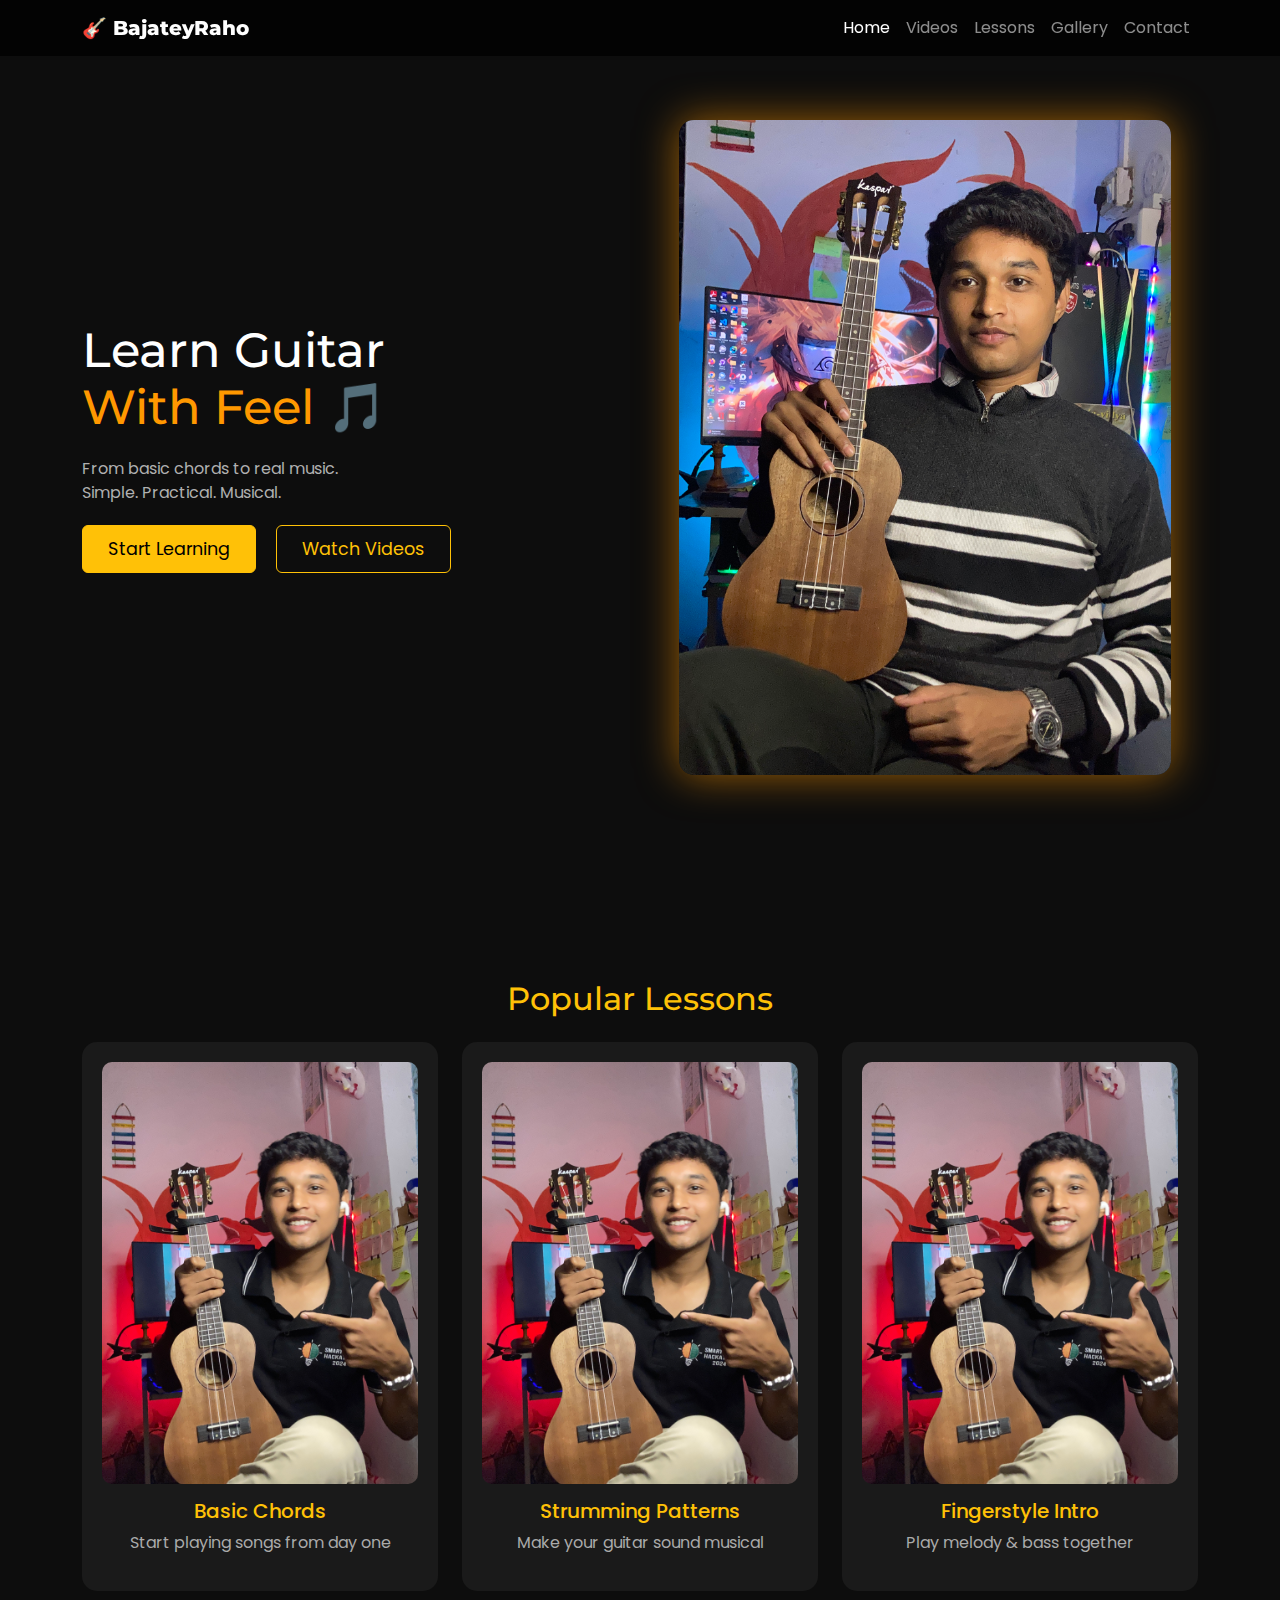
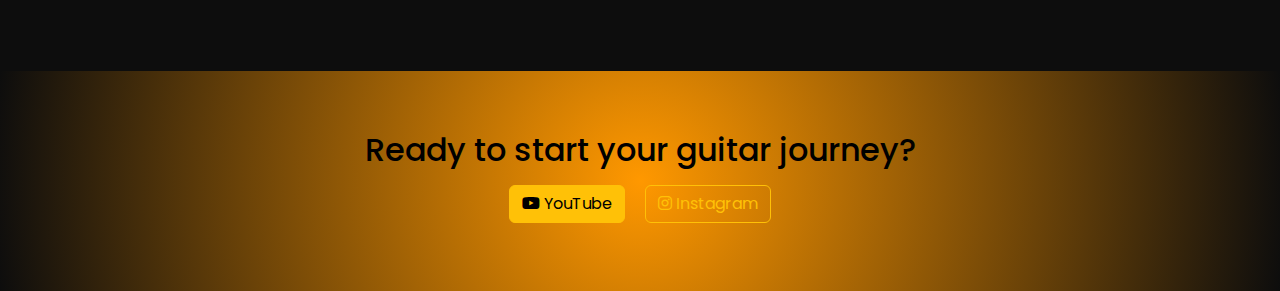
<file: index.html>
<!DOCTYPE html>
<html lang="en">
<head>
  <meta charset="UTF-8" />
  <title>BajateyRaho | Learn Guitar with Feel</title>

  <!-- Bootstrap -->
  <link href="https://cdn.jsdelivr.net/npm/bootstrap@5.3.2/dist/css/bootstrap.min.css" rel="stylesheet">

  <!-- Fonts -->
  <link href="https://fonts.googleapis.com/css2?family=Montserrat:wght@600;800&family=Poppins&display=swap" rel="stylesheet">

  <!-- Icons -->
  <link rel="stylesheet" href="https://cdnjs.cloudflare.com/ajax/libs/font-awesome/6.5.0/css/all.min.css">

  <!-- Custom CSS -->
  <link rel="stylesheet" href="index.css">
</head>
<body>

<!-- NAVBAR -->
<nav class="navbar navbar-expand-lg navbar-dark fixed-top custom-nav">
  <div class="container">
    <a class="navbar-brand" href="#">🎸 BajateyRaho</a>
    <button class="navbar-toggler" data-bs-toggle="collapse" data-bs-target="#navMenu">
      <span class="navbar-toggler-icon"></span>
    </button>
    <div class="collapse navbar-collapse" id="navMenu">
      <ul class="navbar-nav ms-auto">
        <li class="nav-item"><a class="nav-link active" href="#">Home</a></li>
        <li class="nav-item"><a class="nav-link" href="video.html">Videos</a></li>
        <li class="nav-item"><a class="nav-link" href="lesson.html">Lessons</a></li>
        <li class="nav-item"><a class="nav-link" href="gallery.html">Gallery</a></li>
        <li class="nav-item"><a class="nav-link" href="contact.html">Contact</a></li>
      </ul>
    </div>
  </div>
</nav>

<!-- HERO SECTION -->
<section class="hero-section">
  <div class="container">
    <div class="row align-items-center">
      
      <div class="col-md-6 text-white">
        <h1 class="hero-title">Learn Guitar<br><span>With Feel 🎵</span></h1>
        <p class="hero-text">
          From basic chords to real music.<br>
          Simple. Practical. Musical.
        </p>

        <a href="lesson.html" class="btn btn-warning hero-btn me-3">
          Start Learning
        </a>
        <a href="video.html" class="btn btn-outline-warning hero-btn">
          Watch Videos
        </a>
      </div>

      <div class="col-md-6 text-center">
        <img src="meee.JPG " class="hero-img" alt="Guitarist">
      </div>

    </div>
  </div>
</section>

<!-- FEATURED LESSONS -->
<section class="section-dark">
  <div class="container">
    <h2 class="section-title text-center">Popular Lessons</h2>

    <div class="row mt-4">
      <div class="col-md-4">
        <a href="lesson.html" class="lesson-link">
        <div class="lesson-card">
          <img src="me.JPG" alt="">
          <h5>Basic Chords</h5>
          <p>Start playing songs from day one</p>
        </a>
        </div>
      </div>

      <div class="col-md-4">
        <a href="lesson.html" class="lesson-link">
        <div class="lesson-card">
          <img src="me.JPG" alt="">
          <h5>Strumming Patterns</h5>
          <p>Make your guitar sound musical</p>
        </a>
        </div>
      </div>

      <div class="col-md-4">
        <a href="lesson.html" class="lesson-link">
        <div class="lesson-card">
          <img src="me.JPG" alt="">
          <h5>Fingerstyle Intro</h5>
          <p>Play melody & bass together</p>
        </a>
        </div>
      </div>
    </div>
  </div>
</section>

<!-- CTA -->
<section class="cta-section text-center">
  <h2>Ready to start your guitar journey?</h2>
  <a href="https://www.youtube.com/@nayan_3003?si=mQHdc94D4ZEb1kE6" class="btn btn-warning m-2"><i class="fab fa-youtube"></i> YouTube </a>
  <a href="https://www.instagram.com/nayansview/" class="btn btn-outline-warning m-2"><i class="fab fa-instagram"></i> Instagram </a>
</section>

<script src="https://cdn.jsdelivr.net/npm/bootstrap@5.3.2/dist/js/bootstrap.bundle.min.js"></script>
</body>
</html>
</file>
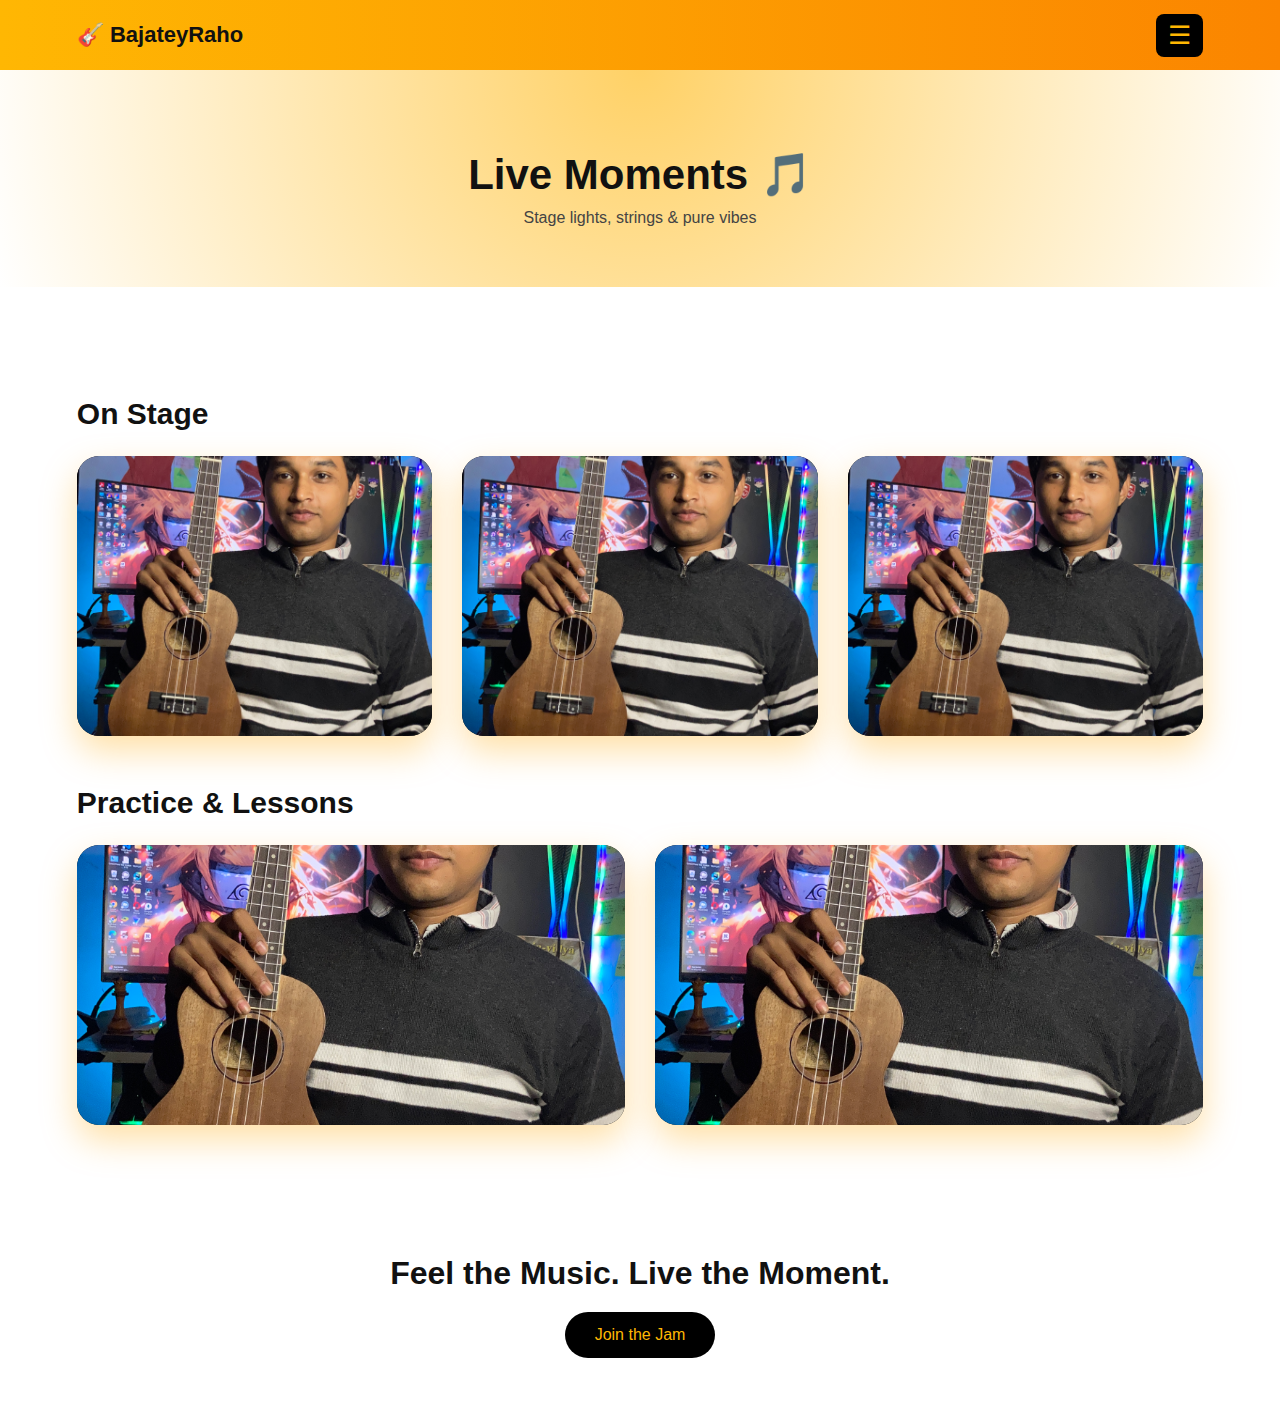
<file: gallery.html>
<!DOCTYPE html>
<html lang="en">
<head>
  <meta charset="UTF-8">
  <title>BajateyRaho | Gallery</title>
  <meta name="viewport" content="width=device-width, initial-scale=1.0">

  <!-- CSS -->
  <link rel="stylesheet" href="gallery.css">
</head>
<body>

  <!-- NAVBAR -->
  <header class="navbar">
    <div class="logo">🎸 BajateyRaho</div>
    <div class="menu-btn">☰</div>
  </header>

  <!-- SIDE MENU -->
<div id="sideMenu">
  <span id="closeMenu">×</span>
  <a href="index.html">Home</a>
  <a href="video.html">Videos</a>
  <a href="lesson.html">Lessons</a>
  <a href="#">Gallery</a>
  <a href="contact.html">Contact</a>
</div>

<!-- OVERLAY -->
<div id="menuOverlay"></div>


  <!-- HERO -->
  <section class="hero">
    <h1>Live Moments 🎵</h1>
    <p>Stage lights, strings & pure vibes</p>
  </section>

  <!-- GALLERY -->
  <section class="gallery-section">

    <h2>On Stage</h2>
    <div class="gallery-grid">
      <div class="card"><img src="meee.JPG"></div>
      <div class="card"><img src="meee.JPG"></div>
      <div class="card"><img src="meee.JPG"></div>
    </div>

    <h2>Practice & Lessons</h2>
    <div class="gallery-grid">
      <div class="card"><img src="meee.JPG"></div>
      <div class="card"><img src="meee.JPG"></div>
    </div>

  </section>

  <!-- CTA -->
  <section class="cta">
    <h2>Feel the Music. Live the Moment.</h2>
    <button>Join the Jam</button>
  </section>

  <script>
    const menuBtn = document.querySelector(".menu-btn");
    const sideMenu = document.getElementById("sideMenu");
    const closeMenu = document.getElementById("closeMenu");
    const overlay = document.getElementById("menuOverlay");
  
    menuBtn.addEventListener("click", () => {
      sideMenu.classList.add("open");
      overlay.classList.add("show");
    });
  
    closeMenu.addEventListener("click", () => {
      sideMenu.classList.remove("open");
      overlay.classList.remove("show");
    });
  
    overlay.addEventListener("click", () => {
      sideMenu.classList.remove("open");
      overlay.classList.remove("show");
    });
  </script>
  

</body>
</html>
</file>
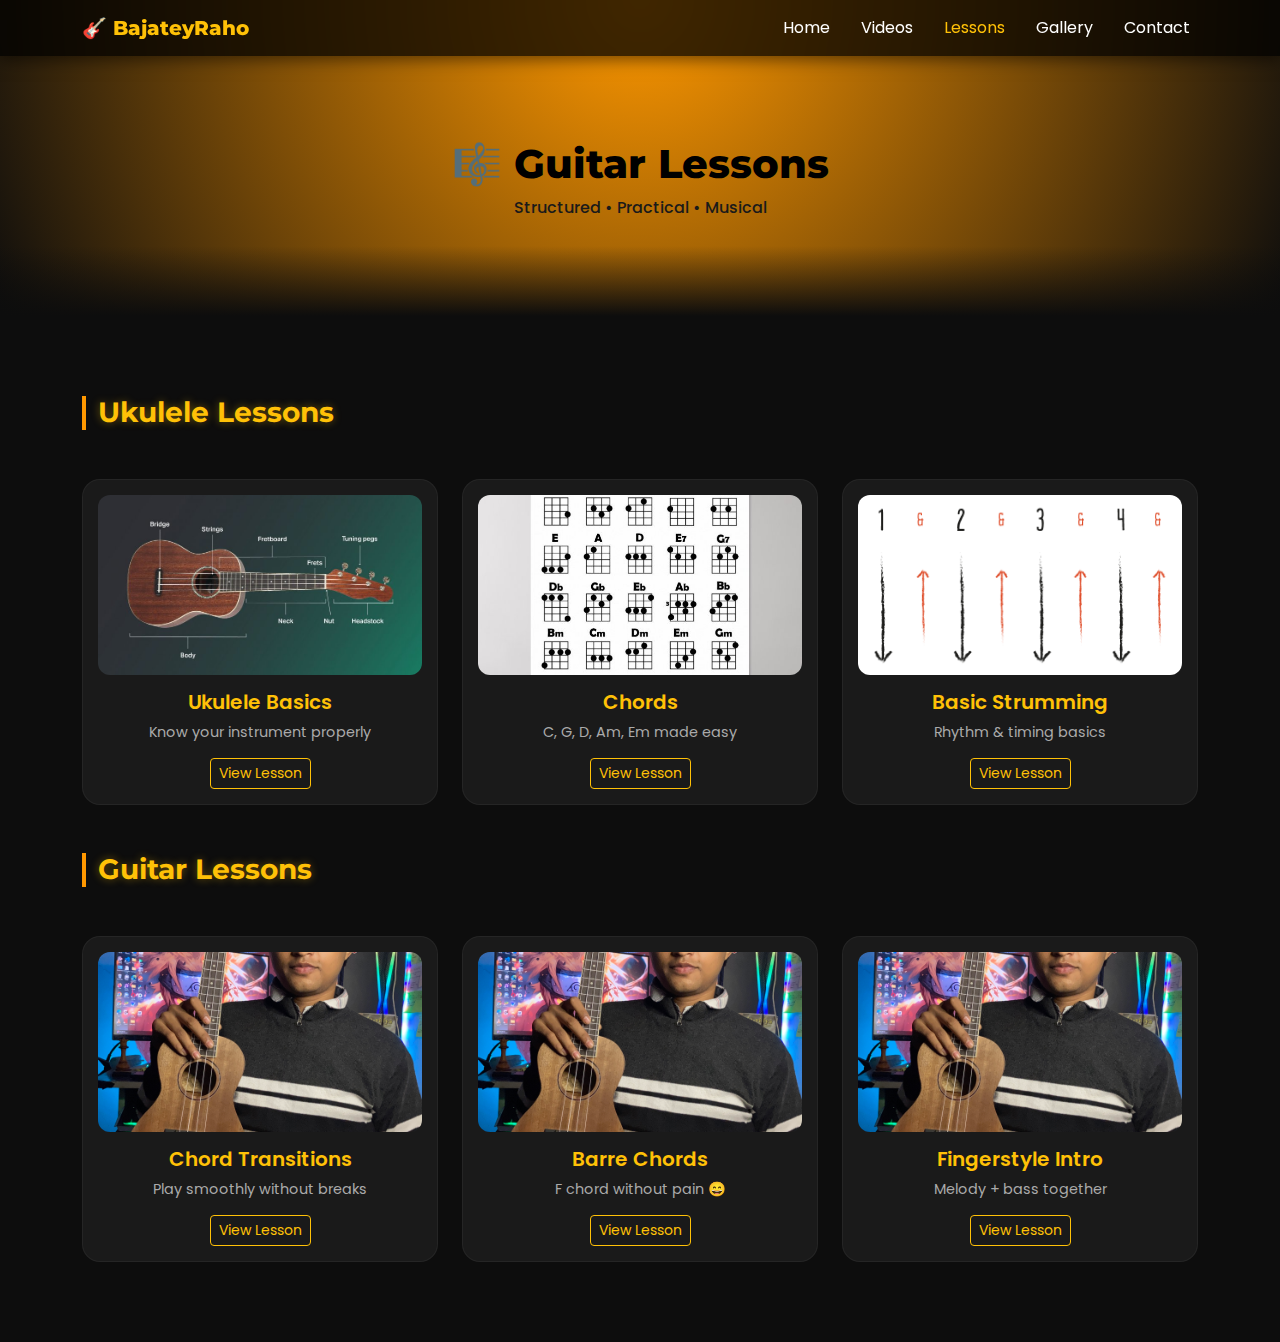
<file: lesson.html>
<!DOCTYPE html>
<html lang="en">
<head>
  <meta charset="UTF-8">
  <title>BajateyRaho | Guitar Lessons</title>

  <!-- Bootstrap -->
  <link href="https://cdn.jsdelivr.net/npm/bootstrap@5.3.2/dist/css/bootstrap.min.css" rel="stylesheet">

  <!-- Fonts -->
  <link href="https://fonts.googleapis.com/css2?family=Montserrat:wght@600;800&family=Poppins&display=swap" rel="stylesheet">

  <!-- Icons -->
  <link rel="stylesheet" href="https://cdnjs.cloudflare.com/ajax/libs/font-awesome/6.5.0/css/all.min.css">

  <!-- CSS -->
  <link rel="stylesheet" href="lesson.css">
</head>
<body>

<!-- NAVBAR -->
<nav class="navbar navbar-expand-lg navbar-dark fixed-top custom-nav">
  <div class="container">
    <a class="navbar-brand" href="index.html">🎸 BajateyRaho</a>
    <button class="navbar-toggler" data-bs-toggle="collapse" data-bs-target="#navMenu">
      <span class="navbar-toggler-icon"></span>
    </button>
    <div class="collapse navbar-collapse" id="navMenu">
      <ul class="navbar-nav ms-auto">
        <li class="nav-item"><a class="nav-link" href="index.html">Home</a></li>
        <li class="nav-item"><a class="nav-link" href="video.html">Videos</a></li>
        <li class="nav-item"><a class="nav-link active" href="#">Lessons</a></li>
        <li class="nav-item"><a class="nav-link" href="gallery.html">Gallery</a></li>
        <li class="nav-item"><a class="nav-link" href="contact.html">Contact</a></li>
      </ul>
    </div>
  </div>
</nav>

<!-- PAGE HEADER -->
<section class="page-header text-center">
  <h1>🎼 Guitar Lessons</h1>
  <p>Structured • Practical • Musical</p>
</section>

<!-- LESSON CATEGORIES -->
<section class="section-dark">
  <div class="container">

    <!-- Ukulele -->
    <h3 class="lesson-category">Ukulele Lessons</h3>
    <div class="row g-4 mt-2">

      <div class="col-md-4">
        <div class="lesson-card">
          <img src="ukulelebasics.jpg" alt="Day-1">
          <h5>Ukulele Basics</h5>
          <p>Know your instrument properly</p>
          <a href="basics.pdf">
            <button class="btn btn-outline-warning btn-sm">View Lesson</button>
          </a>
          
        </div>
      </div>

      <div class="col-md-4">
        <div class="lesson-card">
          <img src="ukuchords.jpg" alt="">
          <h5>Chords</h5>
          <p>C, G, D, Am, Em made easy</p>
          <a href="ukuelechords.pdf">
            <button class="btn btn-outline-warning btn-sm">View Lesson</button>
          </a>
        </div>
      </div>

      <div class="col-md-4">
        <div class="lesson-card">
          <img src="strumukul.gif" alt="">
          <h5>Basic Strumming</h5>
          <p>Rhythm & timing basics</p>
          <a href="basics.pdf">
            <button class="btn btn-outline-warning btn-sm">View Lesson</button>
          </a>
        </div>
      </div>

    </div>

    <!-- Guitar -->
    <h3 class="lesson-category mt-5">Guitar Lessons</h3>
    <div class="row g-4 mt-2">

      <div class="col-md-4">
        <div class="lesson-card">
          <img src="meee.JPG" alt="">
          <h5>Chord Transitions</h5>
          <p>Play smoothly without breaks</p>
          <a href="none.pdf">
            <button class="btn btn-outline-warning btn-sm">View Lesson</button>
          </a>
        </div>
      </div>

      <div class="col-md-4">
        <div class="lesson-card">
          <img src="meee.JPG" alt="">
          <h5>Barre Chords</h5>
          <p>F chord without pain 😄</p>
          <a href="none.pdf">
            <button class="btn btn-outline-warning btn-sm">View Lesson</button>
          </a>
        </div>
      </div>

      <div class="col-md-4">
        <div class="lesson-card">
          <img src="meee.JPG" alt="">
          <h5>Fingerstyle Intro</h5>
          <p>Melody + bass together</p>
          <a href="none.pdf">
            <button class="btn btn-outline-warning btn-sm">View Lesson</button>
          </a>
        </div>
      </div>

    </div>

  </div>
</section>

<script src="https://cdn.jsdelivr.net/npm/bootstrap@5.3.2/dist/js/bootstrap.bundle.min.js"></script>
</body>
</html>
</file>
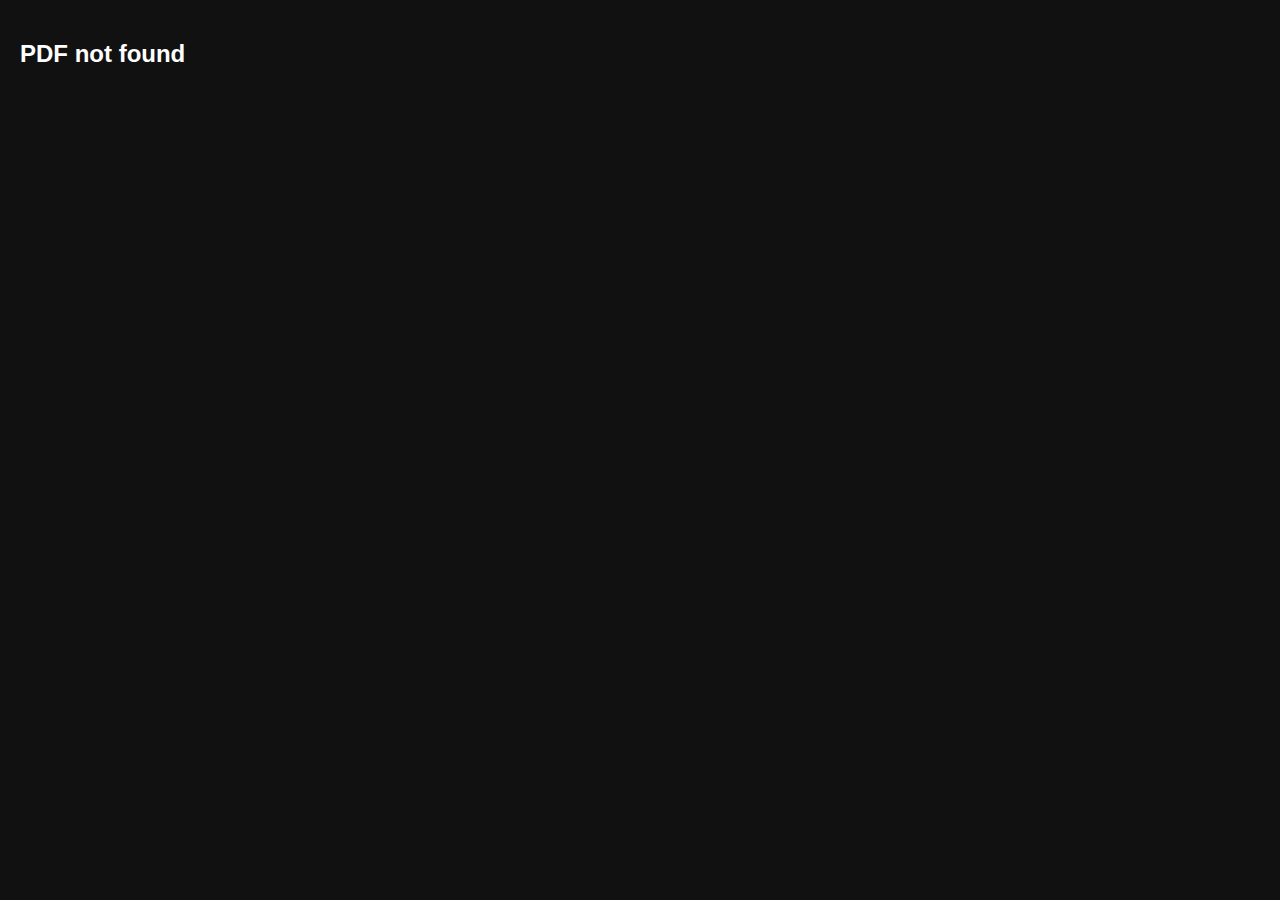
<file: pdf-viewer.html>
<!DOCTYPE html>
<html lang="en">
<head>
<meta charset="UTF-8">
<title>Lesson PDF</title>

<style>
body {
  margin: 0;
  background: #111;
  color: white;
  font-family: Arial, sans-serif;
}

.header {
  padding: 15px;
  background: #000;
  text-align: center;
  font-size: 20px;
}

iframe {
  width: 100%;
  height: calc(100vh - 60px);
  border: none;
}
</style>
</head>

<body>

<div class="header">📄 Lesson Viewer</div>

<iframe id="pdfFrame"></iframe>

<script>
const params = new URLSearchParams(window.location.search);
const file = params.get("file");

if (file) {
  document.getElementById("pdfFrame").src = "assets/pdf/TAE-1 NLP SV.pdf" + file;
} else {
  document.body.innerHTML = "<h2 style='padding:20px'>PDF not found</h2>";
}
</script>

</body>
</html>
</file>
<file: index.css>
body {
    background: #0d0d0d;
    font-family: 'Poppins', sans-serif;
  }
  
  /* NAVBAR */
  .custom-nav {
    background: rgba(0,0,0,0.7);
    backdrop-filter: blur(8px);
  }
  
  .navbar-brand {
    font-family: 'Montserrat', sans-serif;
    font-weight: 800;
  }
  
  .nav-link:hover {
    color: #ffc107 !important;
  }
  
  /* HERO */
  .hero-section {
    min-height: 100vh;
    padding-top: 120px;
  }
  
  .hero-title {
    font-family: 'Montserrat', sans-serif;
    font-size: 3rem;
  }
  
  .hero-title span {
    color: #ff9800;
  }
  
  .hero-text {
    color: #b0b0b0;
    margin: 20px 0;
  }
  
  .hero-btn {
    padding: 10px 25px;
    font-size: 1.1rem;
  }
  
  .hero-img {
    max-width: 90%;
    border-radius: 15px;
    box-shadow: 0 0 40px rgba(255,152,0,0.6);
  }
  
  /* SECTIONS */
  .section-dark {
    padding: 80px 0;
  }
  
  .section-title {
    color: #ffc107;
    font-family: 'Montserrat', sans-serif;
  }
  
  /* LESSON CARD */
  .lesson-card {
    background: #1a1a1a;
    padding: 20px;
    border-radius: 15px;
    text-align: center;
    transition: 0.3s;
  }
  
  .lesson-card img {
    width: 100%;
    border-radius: 10px;
    margin-bottom: 15px;
  }
  
  .lesson-card h5 {
    color: #ffc107;
  }
  
  .lesson-card p {
    color: #aaa;
  }
  
  .lesson-card:hover {
    transform: translateY(-10px);
    box-shadow: 0 0 25px rgba(255,152,0,0.5);
  }
  
  /* CTA */
  .cta-section {
    padding: 60px 20px;
    background: radial-gradient(circle, #ff9800, #0d0d0d);
    color: #000;
  }
  
   /* Link */
  .lesson-link{
    text-decoration:none;
    color:inherit;
    display:block;
  }
  
  .lesson-card{
    cursor:pointer;
  }
</file>
<file: lesson.css>
/* =====================
   ROOT & GLOBAL
===================== */
* {
    margin: 0;
    padding: 0;
    box-sizing: border-box;
  }
  
  body {
    background-color: #0d0d0d;
    font-family: 'Poppins', sans-serif;
    color: #ffffff;
  }
  
  /* =====================
     NAVBAR
  ===================== */
  .custom-nav {
    background: rgba(0, 0, 0, 0.75);
    backdrop-filter: blur(8px);
    box-shadow: 0 4px 15px rgba(0,0,0,0.5);
  }
  
  .navbar-brand {
    font-family: 'Montserrat', sans-serif;
    font-weight: 800;
    color: #ffc107 !important;
  }
  
  .nav-link {
    color: #ffffff !important;
    margin-left: 15px;
    transition: 0.3s;
  }
  
  .nav-link:hover,
  .nav-link.active {
    color: #ffc107 !important;
  }
  
  /* =====================
     PAGE HEADER (TOP GRADIENT)
  ===================== */
  .page-header {
    padding: 140px 20px 80px;
    text-align: center;
    background: radial-gradient(circle at top, #ff9800, #0d0d0d);
    position: relative;
  }
  
  .page-header h1 {
    font-family: 'Montserrat', sans-serif;
    font-weight: 800;
    color: #000;
  }
  
  .page-header p {
    color: #1a1a1a;
    font-weight: 500;
  }
  
  /* Smooth fade to dark */
  .page-header::after {
    content: "";
    position: absolute;
    bottom: 0;
    left: 0;
    width: 100%;
    height: 70px;
    background: linear-gradient(to bottom, rgba(0,0,0,0), #0d0d0d);
  }
  
  /* =====================
     SECTIONS
  ===================== */
  .section-dark {
    background-color: #0d0d0d;
    padding: 80px 0;
  }
  
  /* =====================
     CATEGORY HEADINGS
  ===================== */
  .lesson-category {
    color: #ffc107;
    font-family: 'Montserrat', sans-serif;
    font-weight: 700;
    margin-bottom: 25px;
    border-left: 4px solid #ff9800;
    padding-left: 12px;
    text-shadow: 0 0 8px rgba(255,193,7,0.4);
  }
  
  /* =====================
     VIDEO CARDS
  ===================== */
  .video-card {
    background: #1a1a1a;
    border-radius: 18px;
    padding: 15px;
    transition: all 0.35s ease;
    border: 1px solid rgba(255,255,255,0.05);
  }
  
  .video-card iframe {
    width: 100%;
    height: 200px;
    border-radius: 12px;
    border: none;
  }
  
  .video-card h5 {
    margin-top: 15px;
    text-align: center;
    color: #ffc107;
    font-weight: 600;
  }
  
  .video-card:hover {
    transform: translateY(-8px);
    box-shadow: 0 0 30px rgba(255,152,0,0.55);
  }
  
  /* =====================
     LESSON CARDS (MATCHING VIDEO CARDS)
  ===================== */
  .lesson-card {
    background: #1a1a1a;
    border-radius: 18px;
    padding: 15px;
    text-align: center;
    transition: all 0.35s ease;
    height: 100%;
    border-top: 2px solid rgba(255,152,0,0.4);
    border: 1px solid rgba(255,255,255,0.05);
  }
  
  .lesson-card img {
    width: 100%;
    height: 180px;
    object-fit: cover;
    border-radius: 12px;
  }
  
  .lesson-card h5 {
    color: #ffc107;
    margin-top: 15px;
    font-weight: 600;
  }
  
  .lesson-card p {
    color: #aaa;
    font-size: 0.9rem;
    margin-bottom: 15px;
  }
  
  .lesson-card a {
    font-size: 0.85rem;
    border-radius: 20px;
  }
  
  .lesson-card:hover {
    transform: translateY(-8px);
    box-shadow: 0 0 30px rgba(255,152,0,0.55);
    background: linear-gradient(to top, #1a1a1a, #222);
  }
  
  /* =====================
     HERO IMAGE (HOME)
  ===================== */
  .hero-img {
    max-width: 90%;
    border-radius: 18px;
    box-shadow: 0 0 45px rgba(255,152,0,0.65);
  }
  
  /* =====================
     BUTTONS
  ===================== */
  .btn-warning {
    background-color: #ffc107;
    border: none;
    color: #000;
    font-weight: 600;
  }
  
  .btn-warning:hover {
    background-color: #ff9800;
    color: #000;
  }
  
  .btn-outline-warning {
    border-color: #ffc107;
    color: #ffc107;
  }
  
  .btn-outline-warning:hover {
    background-color: #ffc107;
    color: #000;
  }
  
  /* =====================
     CTA SECTION
  ===================== */
  .cta-section {
    padding: 70px 20px;
    text-align: center;
    background: radial-gradient(circle, #ff9800, #0d0d0d);
  }
  
  .cta-section h2 {
    font-family: 'Montserrat', sans-serif;
    font-weight: 800;
    color: #000;
    margin-bottom: 20px;
  }
  
  /* =====================
     RESPONSIVE
  ===================== */
  @media (max-width: 768px) {
    .page-header h1 {
      font-size: 2rem;
    }
  
    .lesson-card img,
    .video-card iframe {
      height: 170px;
    }
  }
</file>
<file: gallery.css>
/* RESET */
* {
  margin: 0;
  padding: 0;
  box-sizing: border-box;
  font-family: 'Poppins', sans-serif;
}

/* BODY */
body {
  background: #fff;
  color: #111;
}

/* NAVBAR */
.navbar {
  position: fixed;
  top: 0;
  width: 100%;
  height: 70px;
  padding: 0 6%;
  display: flex;
  align-items: center;
  justify-content: space-between;
  background: linear-gradient(90deg, #ffb703, #fb8500);
  z-index: 1000;
}

.logo {
  font-size: 22px;
  font-weight: 600;
}

.menu-btn {
  font-size: 26px;
  background: #000;
  color: #ffb703;
  padding: 6px 12px;
  border-radius: 8px;
  cursor: pointer;
}

/* HERO */
.hero {
  margin-top: 70px;
  padding: 80px 6% 60px;
  text-align: center;
  background: radial-gradient(circle at top, #ffd166, #fff);
}

.hero h1 {
  font-size: 42px;
  margin-bottom: 10px;
}

.hero p {
  color: #444;
}

/* GALLERY */
.gallery-section {
  padding: 60px 6%;
}

.gallery-section h2 {
  font-size: 30px;
  margin: 50px 0 25px;
}

.gallery-grid {
  display: grid;
  grid-template-columns: repeat(auto-fit, minmax(250px, 1fr));
  gap: 30px;
}

/* CARD */
.card {
  position: relative;
  overflow: hidden;
  border-radius: 22px;
  background: #000;
  box-shadow: 0 15px 35px rgba(255,165,0,0.35);
  transition: 0.4s ease;
}

.card img {
  width: 100%;
  height: 280px;
  object-fit: cover;
  transition: 0.6s ease;
  display: block;
}

.card::after {
  content: "";
  position: absolute;
  inset: 0;
  background: linear-gradient(to top,
    rgba(0,0,0,0.8),
    rgba(0,0,0,0.1));
  opacity: 0;
  transition: 0.4s ease;
}

.card:hover img {
  transform: scale(1.15);
}

.card:hover::after {
  opacity: 1;
}

.card:hover {
  transform: translateY(-6px);
  box-shadow: 0 25px 60px rgba(255,140,0,0.8);
}

/* CTA */
.cta {
  text-align: center;
  padding: 70px 6%;
}

.cta h2 {
  font-size: 32px;
  margin-bottom: 20px;
}

.cta button {
  background: #000;
  color: #ffb703;
  border: none;
  padding: 14px 30px;
  font-size: 16px;
  border-radius: 30px;
  cursor: pointer;
}

.cta button:hover {
  background: #fb8500;
  color: #000;
}

/* MOBILE */
@media (max-width: 768px) {
  .hero h1 {
    font-size: 32px;
  }

  .card img {
    height: 220px;
  }
}

/* SIDE MENU */
#sideMenu {
  position: fixed;
  top: 0;
  right: -260px;
  width: 260px;
  height: 100%;
  background: #000;
  padding: 40px 20px;
  transition: 0.4s ease;
  z-index: 1500;
  display: flex;
  flex-direction: column;
  gap: 20px;
}

#sideMenu a {
  color: #ffb703;
  text-decoration: none;
  font-size: 18px;
}

#sideMenu a:hover {
  color: #fb8500;
}

/* close button */
#closeMenu {
  color: #fff;
  font-size: 34px;
  cursor: pointer;
  align-self: flex-end;
}

/* OPEN STATE */
#sideMenu.open {
  right: 0;
}

/* OVERLAY */
#menuOverlay {
  position: fixed;
  inset: 0;
  background: rgba(0,0,0,0.6);
  display: none;
  z-index: 1400;
}

#menuOverlay.show {
  display: block;
}
</file>
